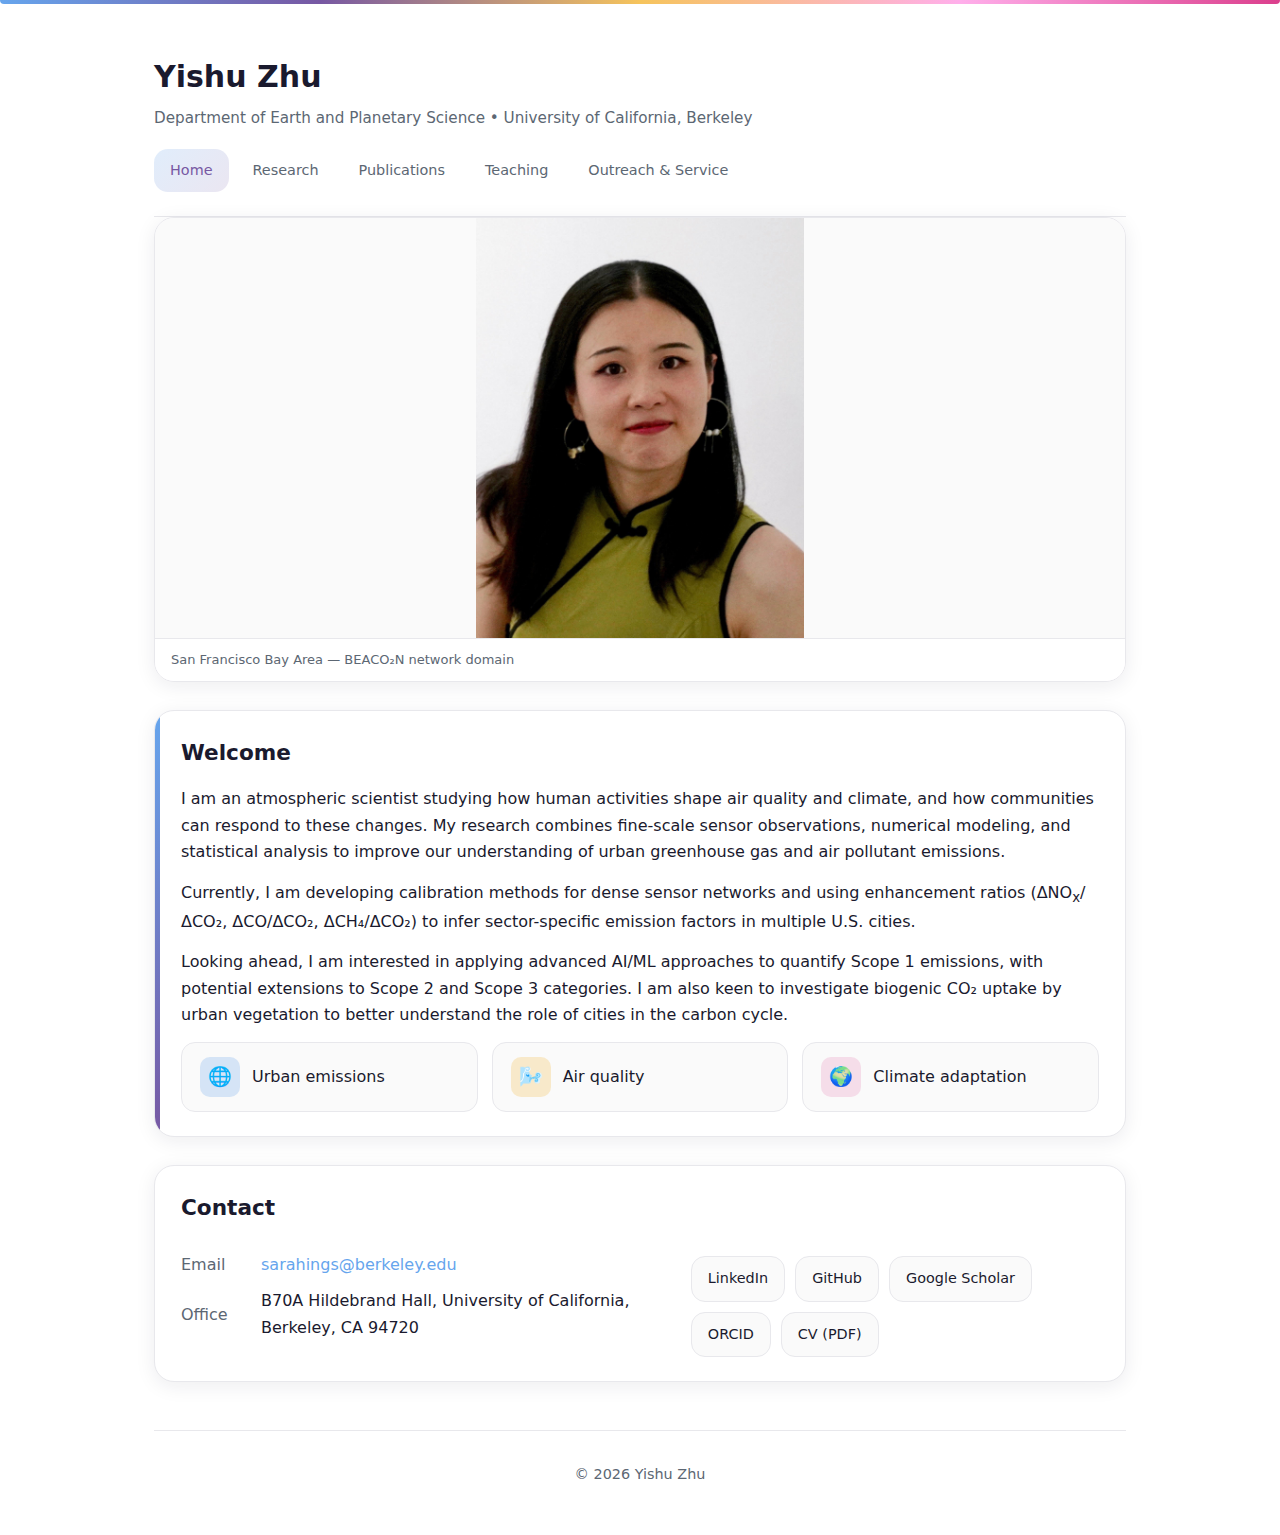
<file: index.html>
<!DOCTYPE html>
<html lang="en">
<head>
  <meta charset="UTF-8">
  <meta name="viewport" content="width=device-width, initial-scale=1.0">
  <title>Yishu Zhu — Academic Homepage</title>
  <link rel="stylesheet" href="styles.css">
  <style>
    main { display: grid; gap: 28px; margin: 0 0 48px; }
    .banner {
      margin: 0 0 28px;
      border-radius: var(--radius-lg);
      overflow: hidden;
      border: 1px solid var(--border);
      box-shadow: var(--shadow);
      background: linear-gradient(135deg, var(--bg-tint) 0%, rgba(255,175,235,0.08) 100%);
    }
    /* Show full image (no cropping) with subtle letterboxing if needed */
    .banner img { display: block; width: 100%; height: auto; max-height: 420px; object-fit: contain; background: var(--bg-soft); }
    .banner figcaption { padding: 10px 16px; font-size: 13px; color: var(--muted); background: var(--card); border-top: 1px solid var(--border); }

    .welcome-card { position: relative; overflow: hidden; }
    .welcome-card::before {
      content: '';
      position: absolute; top: 0; left: 0; width: 5px; height: 100%;
      background: linear-gradient(180deg, var(--primary), var(--secondary));
      border-radius: 4px 0 0 4px;
    }
    .welcome-card p { margin: 0 0 14px; }
    .welcome-card p:last-child { margin-bottom: 0; }

    .interest-grid {
      display: grid;
      grid-template-columns: repeat(auto-fit, minmax(200px, 1fr));
      gap: 14px;
      margin-top: 12px;
    }
    .interest-item {
      display: flex;
      align-items: center;
      gap: 12px;
      padding: 14px 18px;
      border-radius: var(--radius);
      background: var(--bg-soft);
      border: 1px solid var(--border);
      transition: border-color 0.2s, transform 0.05s;
    }
    .interest-item:hover { border-color: var(--primary); }
    .interest-item .icon {
      width: 40px; height: 40px;
      border-radius: 10px;
      display: flex; align-items: center; justify-content: center;
      font-size: 1.2rem;
      flex-shrink: 0;
    }
    .interest-item:nth-child(1) .icon { background: rgba(102,165,237,0.25); color: var(--primary); }
    .interest-item:nth-child(2) .icon { background: rgba(246,196,92,0.3); color: #9a7b1a; }
    .interest-item:nth-child(3) .icon { background: rgba(219,62,140,0.15); color: var(--magenta); }

    .contact-grid { display: grid; grid-template-columns: 1fr; gap: 20px; }
    @media (min-width: 640px) { .contact-grid { grid-template-columns: 1.2fr 1fr; } }
    .contact-list { list-style: none; margin: 0; padding: 0; }
    .contact-list li { margin: 10px 0; display: flex; align-items: center; gap: 10px; }
    .contact-list .label { color: var(--muted); min-width: 70px; }
    .contact-actions { display: flex; flex-wrap: wrap; gap: 10px; margin-top: 14px; }
    .contact-actions a {
      padding: 10px 16px;
      border-radius: var(--radius);
      font-size: 0.9rem;
      font-weight: 500;
      background: var(--bg-soft);
      border: 1px solid var(--border);
      color: var(--ink);
      transition: background 0.2s, border-color 0.2s, color 0.2s;
    }
    .contact-actions a:hover { background: rgba(102,165,237,0.12); border-color: var(--primary); color: var(--primary); text-decoration: none; }
  </style>
</head>
<body>
  <div class="accent-bar"></div>
  <div class="container">
    <header>
      <div class="brand">
        <h1>Yishu Zhu</h1>
        <p>Department of Earth and Planetary Science • University of California, Berkeley</p>
      </div>
      <nav>
        <a href="index.html" aria-current="page">Home</a>
        <a href="research.html">Research</a>
        <a href="publications.html">Publications</a>
        <a href="teaching.html">Teaching</a>
        <a href="service.html">Outreach &amp; Service</a>
      </nav>
    </header>

    <figure class="banner">
      <img src="prp.jpg" alt="San Francisco Bay Area — BEACO₂N network domain">
      <figcaption>San Francisco Bay Area — BEACO₂N network domain</figcaption>
    </figure>

    <main>
      <section class="card welcome-card">
        <h2>Welcome</h2>
        <p>I am an atmospheric scientist studying how human activities shape air quality and climate, and how communities can respond to these changes. My research combines fine-scale sensor observations, numerical modeling, and statistical analysis to improve our understanding of urban greenhouse gas and air pollutant emissions.</p>
        <p>Currently, I am developing calibration methods for dense sensor networks and using enhancement ratios (ΔNO<sub>x</sub>/ΔCO₂, ΔCO/ΔCO₂, ΔCH₄/ΔCO₂) to infer sector-specific emission factors in multiple U.S. cities.</p>
        <p>Looking ahead, I am interested in applying advanced AI/ML approaches to quantify Scope 1 emissions, with potential extensions to Scope 2 and Scope 3 categories. I am also keen to investigate biogenic CO₂ uptake by urban vegetation to better understand the role of cities in the carbon cycle.</p>
        <div class="interest-grid">
          <div class="interest-item">
            <span class="icon" aria-hidden="true">🌐</span>
            <span>Urban emissions</span>
          </div>
          <div class="interest-item">
            <span class="icon" aria-hidden="true">🌬️</span>
            <span>Air quality</span>
          </div>
          <div class="interest-item">
            <span class="icon" aria-hidden="true">🌍</span>
            <span>Climate adaptation</span>
          </div>
        </div>
      </section>

      <section class="card">
        <h2>Contact</h2>
        <div class="contact-grid">
          <ul class="contact-list">
            <li><span class="label">Email</span> <a href="mailto:sarahings@berkeley.edu">sarahings@berkeley.edu</a></li>
            <li><span class="label">Office</span> B70A Hildebrand Hall, University of California, Berkeley, CA 94720</li>
          </ul>
          <div>
            <div class="contact-actions">
              <a href="https://www.linkedin.com/in/yishu-zhu/">LinkedIn</a>
              <a href="https://github.com/yishuzhu">GitHub</a>
              <a href="https://scholar.google.com/citations?user=dFUR9sEAAAAJ">Google Scholar</a>
              <a href="https://orcid.org/0000-0001-9293-1977">ORCID</a>
              <a href="CV2025_Yishu%20Zhu.pdf">CV (PDF)</a>
            </div>
          </div>
        </div>
      </section>
    </main>

    <footer>
      © <span id="y"></span> Yishu Zhu
    </footer>
  </div>
  <script>
    document.getElementById('y').textContent = new Date().getFullYear();
  </script>
  <script type="application/ld+json">
    {"@context":"https://schema.org","@type":"Person","name":"Yishu Zhu","jobTitle":"Ph.D. Candidate","affiliation":{"@type":"Organization","name":"University of California, Berkeley"},"email":"mailto:sarahings@berkeley.edu","url":"https://yishuzhu.github.io/","sameAs":["https://scholar.google.com/citations?user=dFUR9sEAAAAJ","https://orcid.org/0000-0001-9293-1977","https://www.linkedin.com/in/yishu-zhu/","https://github.com/yishuzhu"]}
  </script>
</body>
</html>
</file>
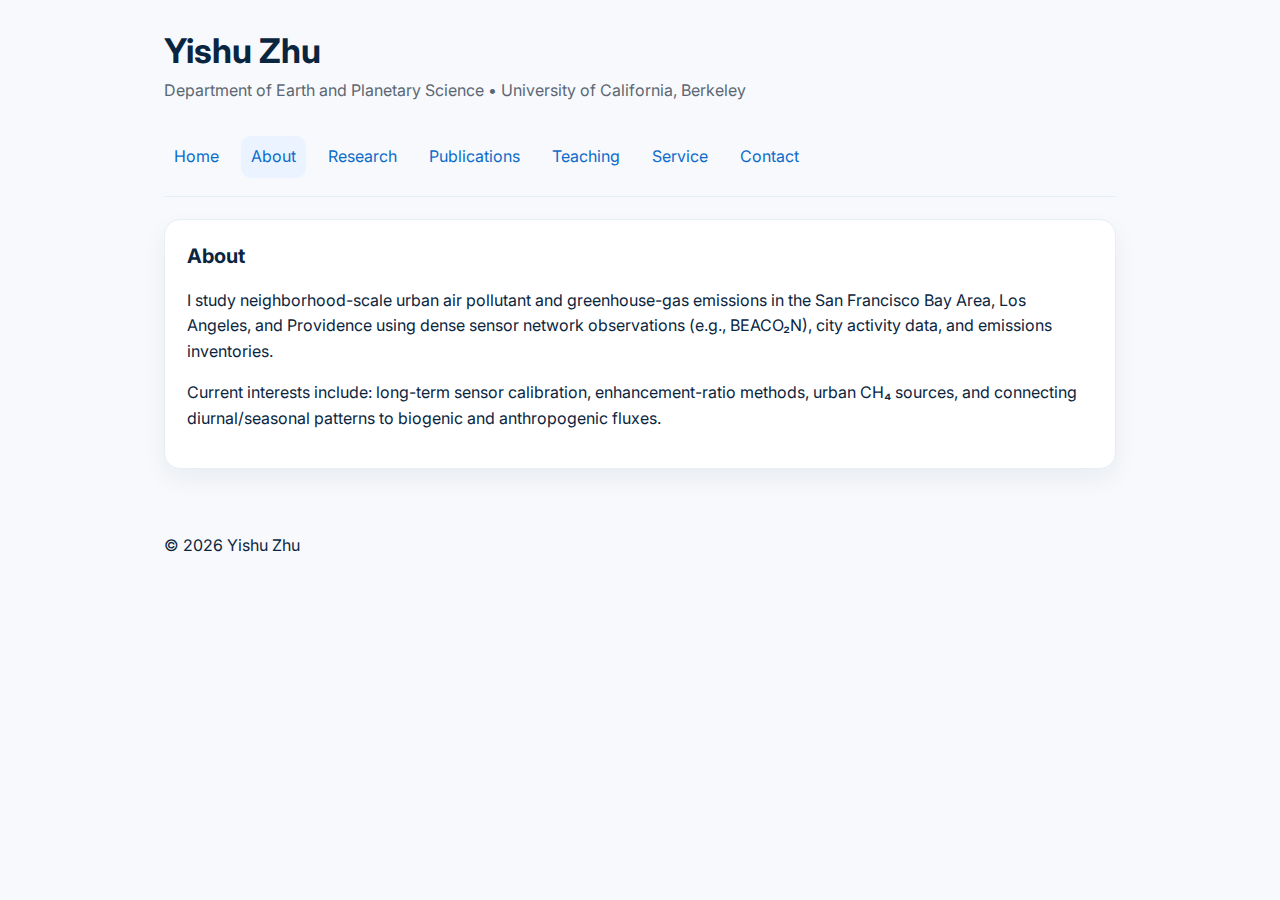
<file: about.html>
<!doctype html>
<html lang="en">
<head>
  <meta charset="utf-8" /><meta name="viewport" content="width=device-width, initial-scale=1" />
  <title>About — Yishu Zhu</title>
  <link rel="preconnect" href="https://fonts.googleapis.com"><link rel="preconnect" href="https://fonts.gstatic.com" crossorigin>
  <link href="https://fonts.googleapis.com/css2?family=Inter:wght@300;400;600;800&display=swap" rel="stylesheet">
  <style>
    :root{--bg:#f7f9fc;--card:#fff;--ink:#0a2540;--muted:#5c6773;--accent:#0b6bcb;--border:#e6eef6}
    *{box-sizing:border-box} html,body{margin:0;padding:0}
    body{font-family:Inter,system-ui,-apple-system,Segoe UI,Roboto,sans-serif;background:var(--bg);color:var(--ink);line-height:1.6}
    a{color:var(--accent);text-decoration:none} a:hover{text-decoration:underline}
    .container{max-width:1000px;margin:0 auto;padding:0 24px}
    header{display:flex;align-items:center;gap:18px;padding:24px 0}
    .brand h1{margin:0;font-size:clamp(24px,4vw,34px)} .brand p{margin:0;color:var(--muted)}
    nav{display:flex;gap:12px;flex-wrap:wrap;padding:8px 0 18px;border-bottom:1px solid var(--border)}
    nav a{padding:8px 10px;border-radius:10px} nav a[aria-current="page"]{background:#eaf3ff}
    main{display:grid;gap:26px;margin:22px 0 64px}
    .card{background:var(--card);border:1px solid var(--border);border-radius:16px;padding:20px 22px;box-shadow:0 10px 24px rgba(10,37,64,.06)}
    h2{margin:0 0 12px;font-size:20px}
  </style>
</head>
<body>
  <div class="container">
    <header>
      <div class="brand">
        <h1><a href="index.html" style="text-decoration:none;color:inherit">Yishu Zhu</a></h1>
        <p>Department of Earth and Planetary Science • University of California, Berkeley</p>
      </div>
    </header>
    <nav>
      <a href="index.html">Home</a>
      <a href="about.html" aria-current="page">About</a>
      <a href="research.html">Research</a>
      <a href="publications.html">Publications</a>
      <a href="teaching.html">Teaching</a>
      <a href="service.html">Service</a>
      <a href="contact.html">Contact</a>
    </nav>

    <main>
      <section class="card">
        <h2>About</h2>
        <p>I study neighborhood-scale urban air pollutant and greenhouse-gas emissions in the San Francisco Bay Area, Los Angeles, and Providence using dense sensor network observations (e.g., BEACO₂N), city activity data, and emissions inventories.</p>
        <p>Current interests include: long-term sensor calibration, enhancement-ratio methods, urban CH₄ sources, and connecting diurnal/seasonal patterns to biogenic and anthropogenic fluxes.</p>
      </section>
    </main>

    <footer>© <span id="y"></span> Yishu Zhu</footer>
  </div>
  <script>document.getElementById('y').textContent=new Date().getFullYear();</script>
</body>
</html>
</file>
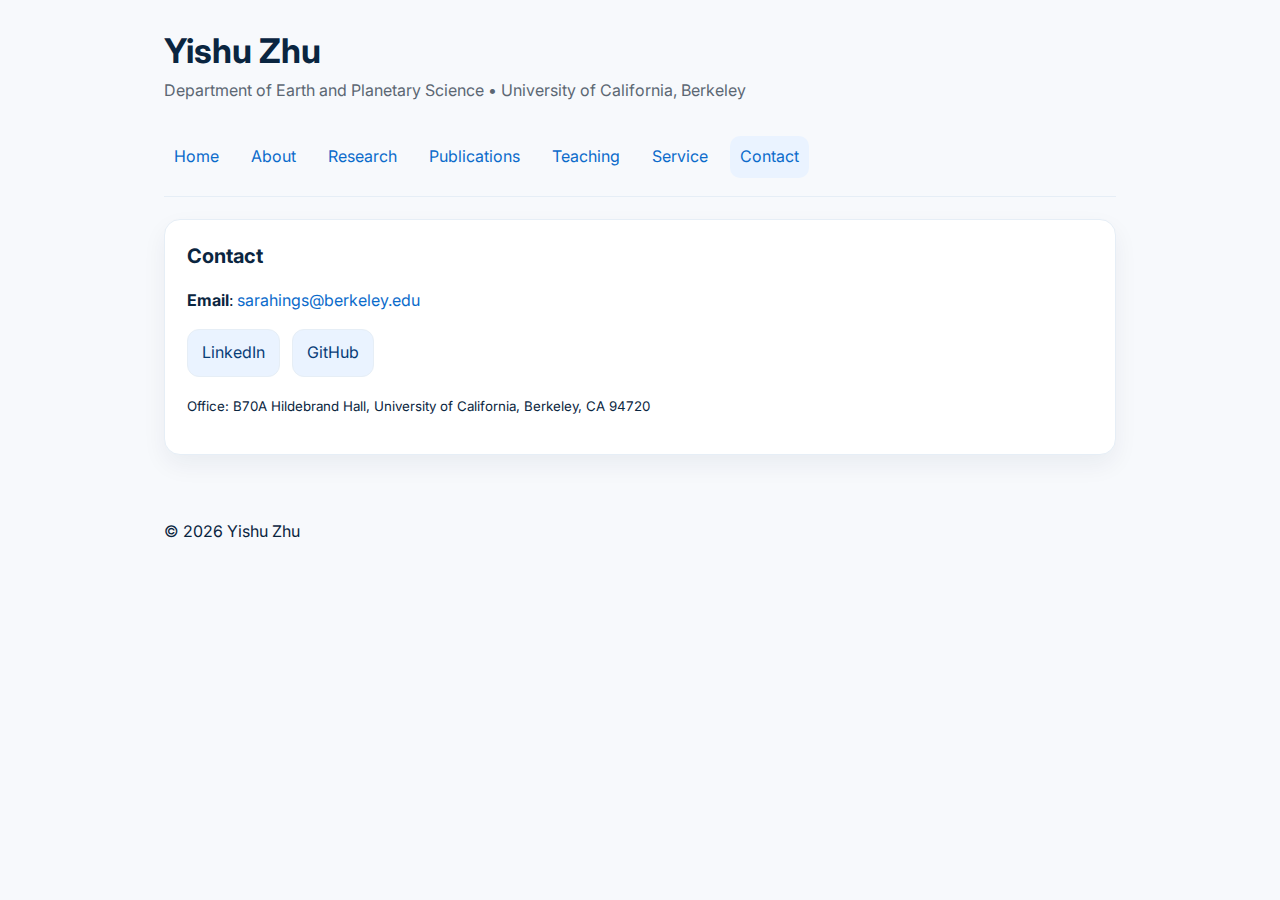
<file: contact.html>
<!doctype html>
<html lang="en">
<head>
  <meta charset="utf-8" /><meta name="viewport" content="width=device-width, initial-scale=1" />
  <title>Contact — Yishu Zhu</title>
  <link rel="preconnect" href="https://fonts.googleapis.com"><link rel="preconnect" href="https://fonts.gstatic.com" crossorigin>
  <link href="https://fonts.googleapis.com/css2?family=Inter:wght@300;400;600;800&display=swap" rel="stylesheet">
  <style>
    :root{--bg:#f7f9fc;--card:#fff;--ink:#0a2540;--muted:#5c6773;--accent:#0b6bcb;--border:#e6eef6}
    *{box-sizing:border-box} html,body{margin:0;padding:0}
    body{font-family:Inter,system-ui,-apple-system,Segoe UI,Roboto,sans-serif;background:var(--bg);color:var(--ink);line-height:1.6}
    a{color:var(--accent);text-decoration:none} a:hover{text-decoration:underline}
    .container{max-width:1000px;margin:0 auto;padding:0 24px}
    header{display:flex;align-items:center;gap:18px;padding:24px 0}
    .brand h1{margin:0;font-size:clamp(24px,4vw,34px)} .brand p{margin:0;color:var(--muted)}
    nav{display:flex;gap:12px;flex-wrap:wrap;padding:8px 0 18px;border-bottom:1px solid var(--border)}
    nav a{padding:8px 10px;border-radius:10px} nav a[aria-current="page"]{background:#eaf3ff}
    main{display:grid;gap:26px;margin:22px 0 64px}
    .card{background:var(--card);border:1px solid var(--border);border-radius:16px;padding:20px 22px;box-shadow:0 10px 24px rgba(10,37,64,.06)}
    h2{margin:0 0 12px;font-size:20px}
    .button{display:inline-block;background:#eaf3ff;border:1px solid var(--border);color:#083d77;padding:10px 14px;border-radius:12px}
  </style>
</head>
<body>
  <div class="container">
    <header>
      <div class="brand">
        <h1><a href="index.html" style="text-decoration:none;color:inherit">Yishu Zhu</a></h1>
        <p>Department of Earth and Planetary Science • University of California, Berkeley</p>
      </div>
    </header>
    <nav>
      <a href="index.html">Home</a>
      <a href="about.html">About</a>
      <a href="research.html">Research</a>
      <a href="publications.html">Publications</a>
      <a href="teaching.html">Teaching</a>
      <a href="service.html">Service</a>
      <a href="contact.html" aria-current="page">Contact</a>
    </nav>

    <main>
      <section class="card">
        <h2>Contact</h2>
        <p><strong>Email</strong>: <a href="mailto:sarahings@berkeley.edu">sarahings@berkeley.edu</a></p>
        <p><a class="button" href="https://www.linkedin.com/in/yishu-zhu/" target="_blank" rel="noopener">LinkedIn</a> &nbsp; <a class="button" href="https://github.com/yishuzhu" target="_blank" rel="noopener">GitHub</a></p>
        <p><small>Office: B70A Hildebrand Hall, University of California, Berkeley, CA 94720</small></p>
      </section>
    </main>

    <footer>© <span id="y"></span> Yishu Zhu</footer>
  </div>
  <script>document.getElementById('y').textContent=new Date().getFullYear();</script>
</body>
</html>
</file>
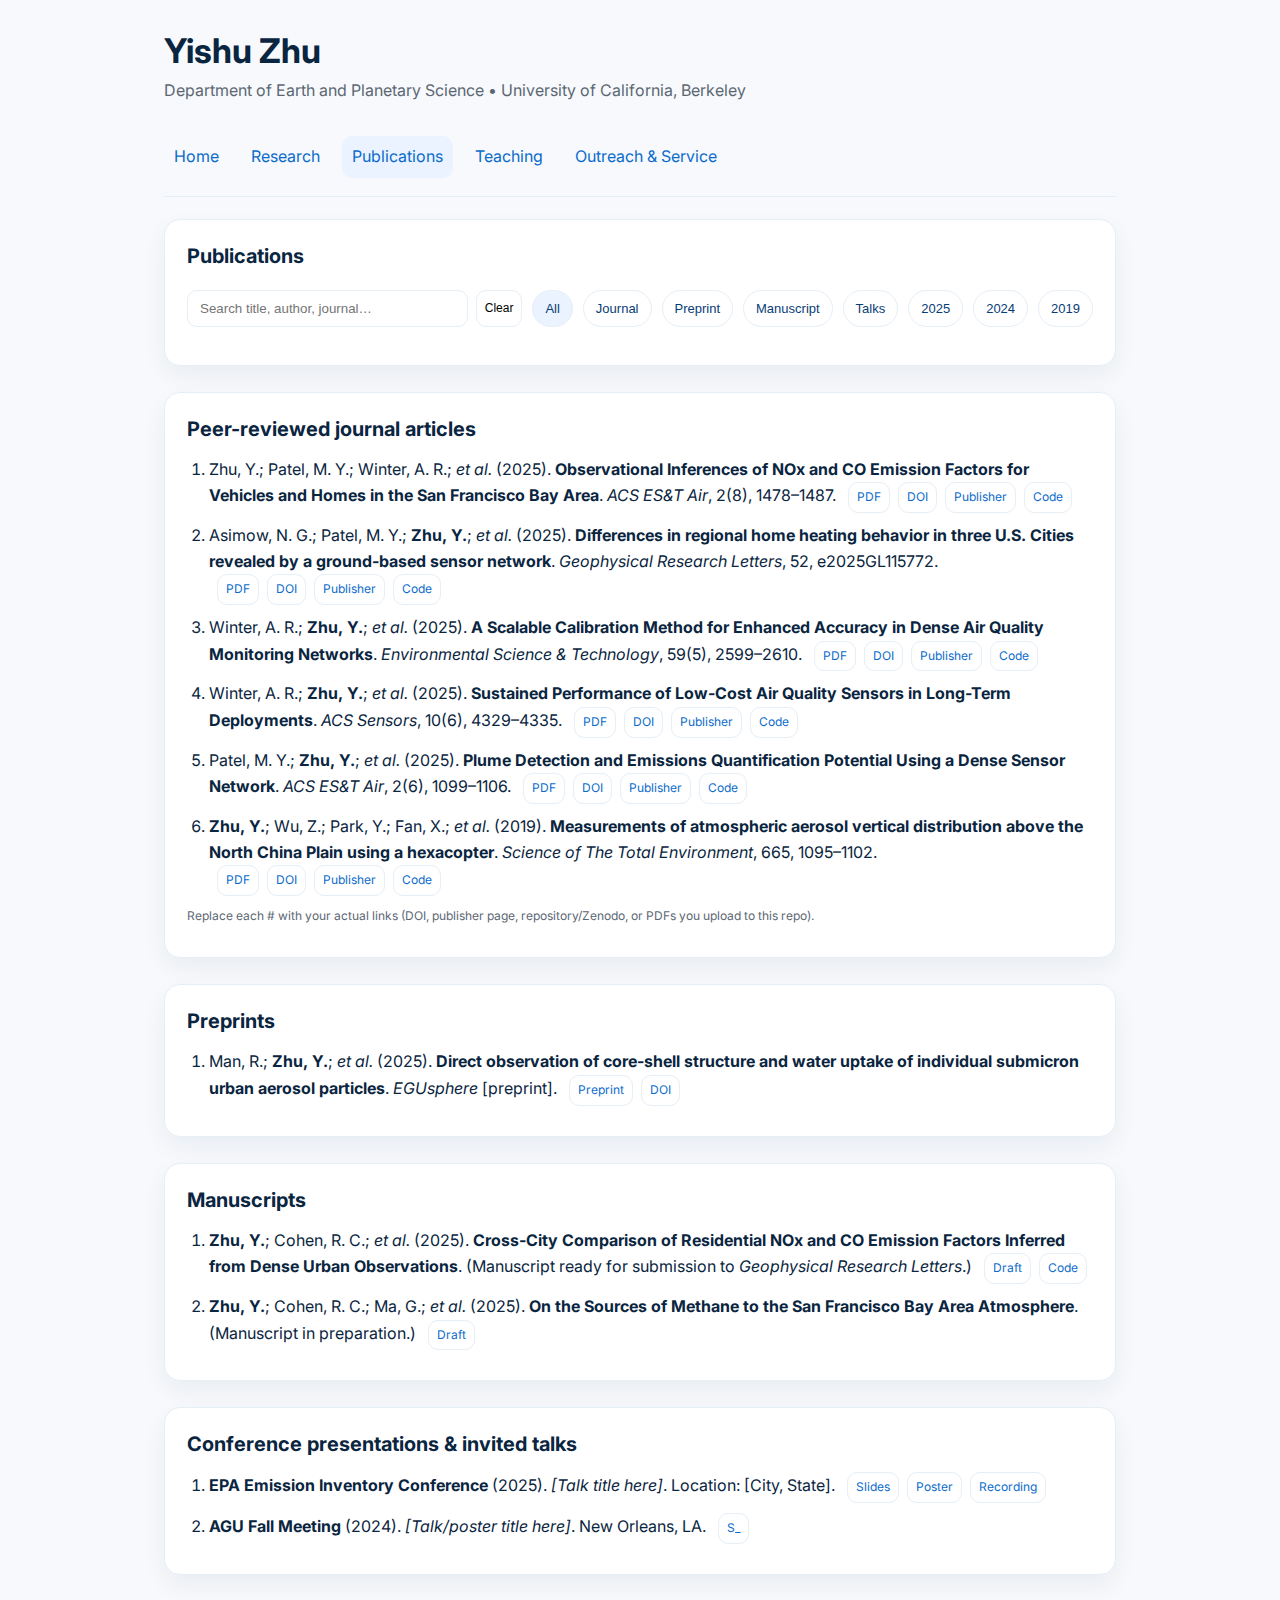
<file: publications.html>
<!doctype html>
<html lang="en">
<head>
  <meta charset="utf-8" /><meta name="viewport" content="width=device-width, initial-scale=1" />
  <title>Publications — Yishu Zhu</title>
  <meta name="description" content="Peer-reviewed papers, preprints, manuscripts, and conference presentations." />
  <link rel="preconnect" href="https://fonts.googleapis.com"><link rel="preconnect" href="https://fonts.gstatic.com" crossorigin>
  <link href="https://fonts.googleapis.com/css2?family=Inter:wght@300;400;600;800&display=swap" rel="stylesheet">
  <style>
    :root{--bg:#f7f9fc;--card:#fff;--ink:#0a2540;--muted:#5c6773;--accent:#0b6bcb;--border:#e6eef6}
    *{box-sizing:border-box} html,body{margin:0;padding:0}
    body{font-family:Inter,system-ui,-apple-system,Segoe UI,Roboto,sans-serif;background:var(--bg);color:var(--ink);line-height:1.6}
    a{color:var(--accent);text-decoration:none} a:hover{text-decoration:underline}
    .container{max-width:1000px;margin:0 auto;padding:0 24px}
    header{display:flex;align-items:center;gap:18px;padding:24px 0}
    .brand h1{margin:0;font-size:clamp(24px,4vw,34px)} .brand p{margin:0;color:var(--muted)}
    nav{display:flex;gap:12px;flex-wrap:wrap;padding:8px 0 18px;border-bottom:1px solid var(--border)}
    nav a{padding:8px 10px;border-radius:10px} nav a[aria-current="page"]{background:#eaf3ff}
    main{display:grid;gap:26px;margin:22px 0 64px}
    .card{background:var(--card);border:1px solid var(--border);border-radius:16px;padding:20px 22px;box-shadow:0 10px 24px rgba(10,37,64,.06)}
    .controls{display:flex;gap:10px;flex-wrap:wrap;margin:18px 0}
    .search{flex:1 1 280px;display:flex;gap:8px}
    .search input{flex:1;border:1px solid var(--border);border-radius:10px;padding:10px 12px;background:#fff}
    .chip{border:1px solid var(--border);background:#fff;border-radius:999px;padding:8px 12px;font-size:13px;color:#083d77;cursor:pointer}
    .chip[aria-pressed="true"]{background:#eaf3ff}
    ol{margin:0;padding-left:22px} li{margin:10px 0}
    .actions{display:inline-flex;gap:8px;margin-left:8px;flex-wrap:wrap}
    .btn{border:1px solid var(--border);background:#fff;border-radius:10px;padding:3px 8px;font-size:12px;line-height:1.9}
    .hint{font-size:12px;color:var(--muted);margin-top:8px}
    h2{margin:0 0 12px;font-size:20px}
  </style>
</head>
<body>
  <div class="container">
    <header>
      <div class="brand">
        <h1><a href="index.html" style="text-decoration:none;color:inherit">Yishu Zhu</a></h1>
        <p>Department of Earth and Planetary Science • University of California, Berkeley</p>
      </div>
    </header>
    <nav>
      <a href="index.html">Home</a>
      <a href="research.html">Research</a>
      <a href="publications.html" aria-current="page">Publications</a>
      <a href="teaching.html">Teaching</a>
      <a href="service.html">Outreach &amp; Service</a>
    </nav>

    <main>
      <section class="card">
        <h2>Publications</h2>
        <div class="controls" role="toolbar" aria-label="Filters">
          <div class="search">
            <input id="q" type="search" placeholder="Search title, author, journal…" aria-label="Search publications" />
            <button class="btn" id="clear">Clear</button>
          </div>
          <button class="chip" data-filter="all" aria-pressed="true">All</button>
          <button class="chip" data-filter="journal">Journal</button>
          <button class="chip" data-filter="preprint">Preprint</button>
          <button class="chip" data-filter="manuscript">Manuscript</button>
          <button class="chip" data-filter="talk">Talks</button>
          <button class="chip" data-year="2025">2025</button>
          <button class="chip" data-year="2024">2024</button>
          <button class="chip" data-year="2019">2019</button>
        </div>
      </section>

      <section class="card">
        <h2>Peer-reviewed journal articles</h2>
        <ol id="list-journal">
          <li data-type="journal" data-year="2025">Zhu, Y.; Patel, M. Y.; Winter, A. R.; <em>et al.</em> (2025). <strong>Observational Inferences of NOx and CO Emission Factors for Vehicles and Homes in the San Francisco Bay Area</strong>. <em>ACS ES&T Air</em>, 2(8), 1478–1487.
            <span class="actions">
              <a class="btn" href="#" target="_blank" rel="noopener">PDF</a>
              <a class="btn" href="#" target="_blank" rel="noopener">DOI</a>
              <a class="btn" href="#" target="_blank" rel="noopener">Publisher</a>
              <a class="btn" href="#" target="_blank" rel="noopener">Code</a>
            </span>
          </li>
          <li data-type="journal" data-year="2025">Asimow, N. G.; Patel, M. Y.; <strong>Zhu, Y.</strong>; <em>et al.</em> (2025). <strong>Differences in regional home heating behavior in three U.S. Cities revealed by a ground-based sensor network</strong>. <em>Geophysical Research Letters</em>, 52, e2025GL115772.
            <span class="actions"><a class="btn" href="#" target="_blank">PDF</a><a class="btn" href="#" target="_blank">DOI</a><a class="btn" href="#" target="_blank">Publisher</a><a class="btn" href="#" target="_blank">Code</a></span>
          </li>
          <li data-type="journal" data-year="2025">Winter, A. R.; <strong>Zhu, Y.</strong>; <em>et al.</em> (2025). <strong>A Scalable Calibration Method for Enhanced Accuracy in Dense Air Quality Monitoring Networks</strong>. <em>Environmental Science & Technology</em>, 59(5), 2599–2610.
            <span class="actions"><a class="btn" href="#" target="_blank">PDF</a><a class="btn" href="#" target="_blank">DOI</a><a class="btn" href="#" target="_blank">Publisher</a><a class="btn" href="#" target="_blank">Code</a></span>
          </li>
          <li data-type="journal" data-year="2025">Winter, A. R.; <strong>Zhu, Y.</strong>; <em>et al.</em> (2025). <strong>Sustained Performance of Low-Cost Air Quality Sensors in Long-Term Deployments</strong>. <em>ACS Sensors</em>, 10(6), 4329–4335.
            <span class="actions"><a class="btn" href="#" target="_blank">PDF</a><a class="btn" href="#" target="_blank">DOI</a><a class="btn" href="#" target="_blank">Publisher</a><a class="btn" href="#" target="_blank">Code</a></span>
          </li>
          <li data-type="journal" data-year="2025">Patel, M. Y.; <strong>Zhu, Y.</strong>; <em>et al.</em> (2025). <strong>Plume Detection and Emissions Quantification Potential Using a Dense Sensor Network</strong>. <em>ACS ES&T Air</em>, 2(6), 1099–1106.
            <span class="actions"><a class="btn" href="#" target="_blank">PDF</a><a class="btn" href="#" target="_blank">DOI</a><a class="btn" href="#" target="_blank">Publisher</a><a class="btn" href="#" target="_blank">Code</a></span>
          </li>
          <li data-type="journal" data-year="2019"><strong>Zhu, Y.</strong>; Wu, Z.; Park, Y.; Fan, X.; <em>et al.</em> (2019). <strong>Measurements of atmospheric aerosol vertical distribution above the North China Plain using a hexacopter</strong>. <em>Science of The Total Environment</em>, 665, 1095–1102.
            <span class="actions"><a class="btn" href="#" target="_blank">PDF</a><a class="btn" href="#" target="_blank">DOI</a><a class="btn" href="#" target="_blank">Publisher</a><a class="btn" href="#" target="_blank">Code</a></span>
          </li>
        </ol>
        <p class="hint">Replace each # with your actual links (DOI, publisher page, repository/Zenodo, or PDFs you upload to this repo).</p>
      </section>

      <section class="card">
        <h2>Preprints</h2>
        <ol id="list-preprint">
          <li data-type="preprint" data-year="2025">Man, R.; <strong>Zhu, Y.</strong>; <em>et al.</em> (2025). <strong>Direct observation of core-shell structure and water uptake of individual submicron urban aerosol particles</strong>. <em>EGUsphere</em> [preprint].
            <span class="actions"><a class="btn" href="#" target="_blank">Preprint</a><a class="btn" href="#" target="_blank">DOI</a></span>
          </li>
        </ol>
      </section>

      <section class="card">
        <h2>Manuscripts</h2>
        <ol id="list-manuscript">
          <li data-type="manuscript" data-year="2025"><strong>Zhu, Y.</strong>; Cohen, R. C.; <em>et al.</em> (2025). <strong>Cross-City Comparison of Residential NOx and CO Emission Factors Inferred from Dense Urban Observations</strong>. (Manuscript ready for submission to <em>Geophysical Research Letters</em>.)
            <span class="actions"><a class="btn" href="#" target="_blank">Draft</a><a class="btn" href="#" target="_blank">Code</a></span>
          </li>
          <li data-type="manuscript" data-year="2025"><strong>Zhu, Y.</strong>; Cohen, R. C.; Ma, G.; <em>et al.</em> (2025). <strong>On the Sources of Methane to the San Francisco Bay Area Atmosphere</strong>. (Manuscript in preparation.)
            <span class="actions"><a class="btn" href="#" target="_blank">Draft</a></span>
          </li>
        </ol>
      </section>

      <section class="card">
        <h2>Conference presentations & invited talks</h2>
        <ol id="list-talks">
          <li data-type="talk" data-year="2025"><strong>EPA Emission Inventory Conference</strong> (2025). <em>[Talk title here]</em>. Location: [City, State].
            <span class="actions"><a class="btn" href="#" target="_blank">Slides</a><a class="btn" href="#" target="_blank">Poster</a><a class="btn" href="#" target="_blank">Recording</a></span>
          </li>
          <li data-type="talk" data-year="2024"><strong>AGU Fall Meeting</strong> (2024). <em>[Talk/poster title here]</em>. New Orleans, LA.
            <span class="actions"><a class="btn" href="#" target="_blank">S_
</file>
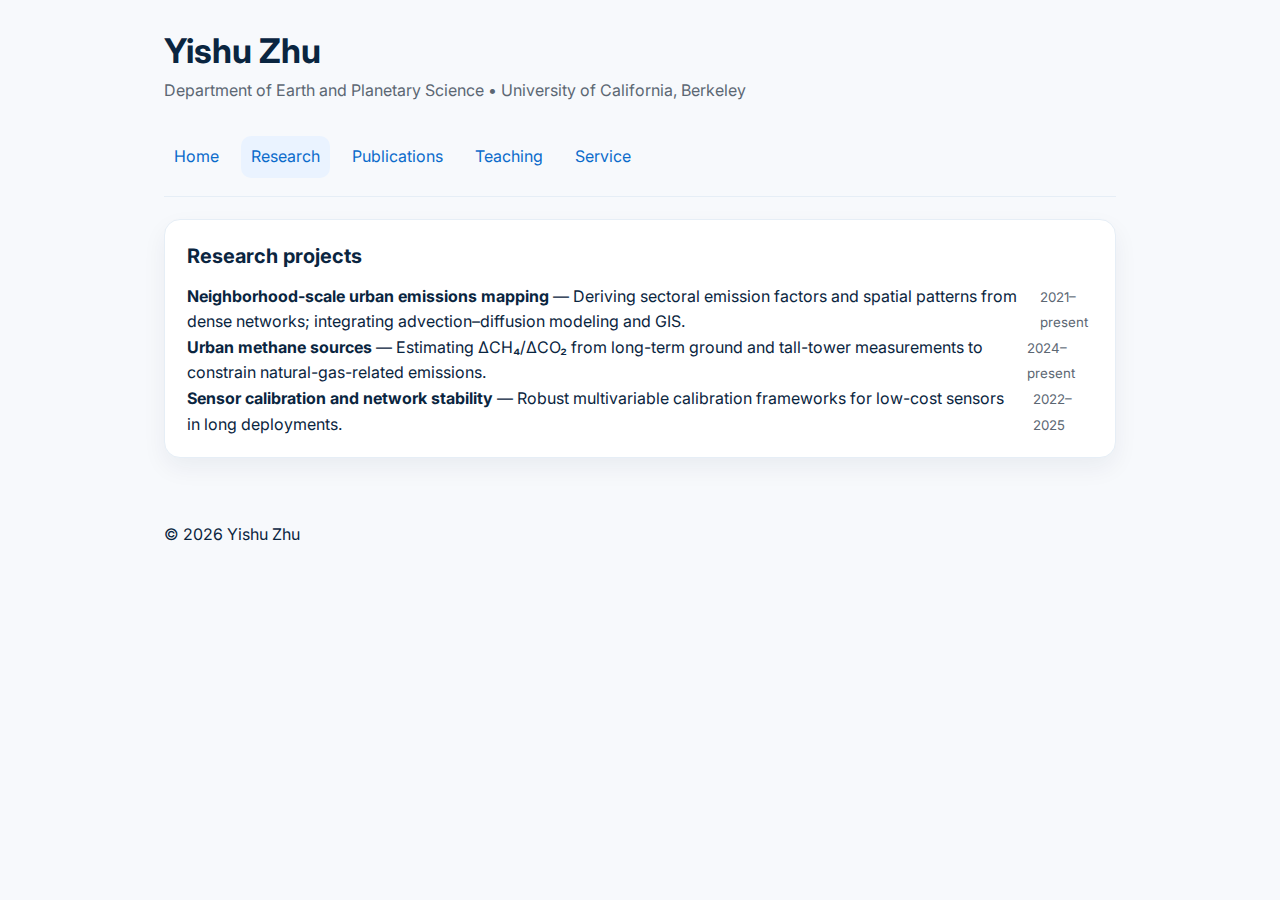
<file: research.html>
<!doctype html>
<html lang="en">
<head>
  <meta charset="utf-8" /><meta name="viewport" content="width=device-width, initial-scale=1" />
  <title>Research — Yishu Zhu</title>
  <link rel="preconnect" href="https://fonts.googleapis.com"><link rel="preconnect" href="https://fonts.gstatic.com" crossorigin>
  <link href="https://fonts.googleapis.com/css2?family=Inter:wght@300;400;600;800&display=swap" rel="stylesheet">
  <style>
    :root{--bg:#f7f9fc;--card:#fff;--ink:#0a2540;--muted:#5c6773;--accent:#0b6bcb;--border:#e6eef6}
    *{box-sizing:border-box} html,body{margin:0;padding:0}
    body{font-family:Inter,system-ui,-apple-system,Segoe UI,Roboto,sans-serif;background:var(--bg);color:var(--ink);line-height:1.6}
    a{color:var(--accent);text-decoration:none} a:hover{text-decoration:underline}
    .container{max-width:1000px;margin:0 auto;padding:0 24px}
    header{display:flex;align-items:center;gap:18px;padding:24px 0}
    .brand h1{margin:0;font-size:clamp(24px,4vw,34px)} .brand p{margin:0;color:var(--muted)}
    nav{display:flex;gap:12px;flex-wrap:wrap;padding:8px 0 18px;border-bottom:1px solid var(--border)}
    nav a{padding:8px 10px;border-radius:10px} nav a[aria-current="page"]{background:#eaf3ff}
    main{display:grid;gap:26px;margin:22px 0 64px}
    .card{background:var(--card);border:1px solid var(--border);border-radius:16px;padding:20px 22px;box-shadow:0 10px 24px rgba(10,37,64,.06)}
    .item{display:flex;justify-content:space-between;gap:14px} .item small{color:var(--muted)}
    h2{margin:0 0 12px;font-size:20px}
  </style>
</head>
<body>
  <div class="container">
    <header>
      <div class="brand">
        <h1><a href="index.html" style="text-decoration:none;color:inherit">Yishu Zhu</a></h1>
        <p>Department of Earth and Planetary Science • University of California, Berkeley</p>
      </div>
    </header>
    <nav>
      <a href="index.html">Home</a>
      <a href="research.html" aria-current="page">Research</a>
      <a href="publications.html">Publications</a>
      <a href="teaching.html">Teaching</a>
      <a href="service.html">Service</a>
    </nav>

    <main>
      <section class="card">
        <h2>Research projects</h2>
        <div class="item"><div>
          <strong>Neighborhood-scale urban emissions mapping</strong> — Deriving sectoral emission factors and spatial patterns from dense networks; integrating advection–diffusion modeling and GIS.
        </div><div><small>2021–present</small></div></div>

        <div class="item"><div>
          <strong>Urban methane sources</strong> — Estimating ΔCH₄/ΔCO₂ from long-term ground and tall-tower measurements to constrain natural-gas-related emissions.
        </div><div><small>2024–present</small></div></div>

        <div class="item"><div>
          <strong>Sensor calibration and network stability</strong> — Robust multivariable calibration frameworks for low-cost sensors in long deployments.
        </div><div><small>2022–2025</small></div></div>
      </section>
    </main>

    <footer>© <span id="y"></span> Yishu Zhu</footer>
  </div>
  <script>document.getElementById('y').textContent=new Date().getFullYear();</script>
</body>
</html>
</file>
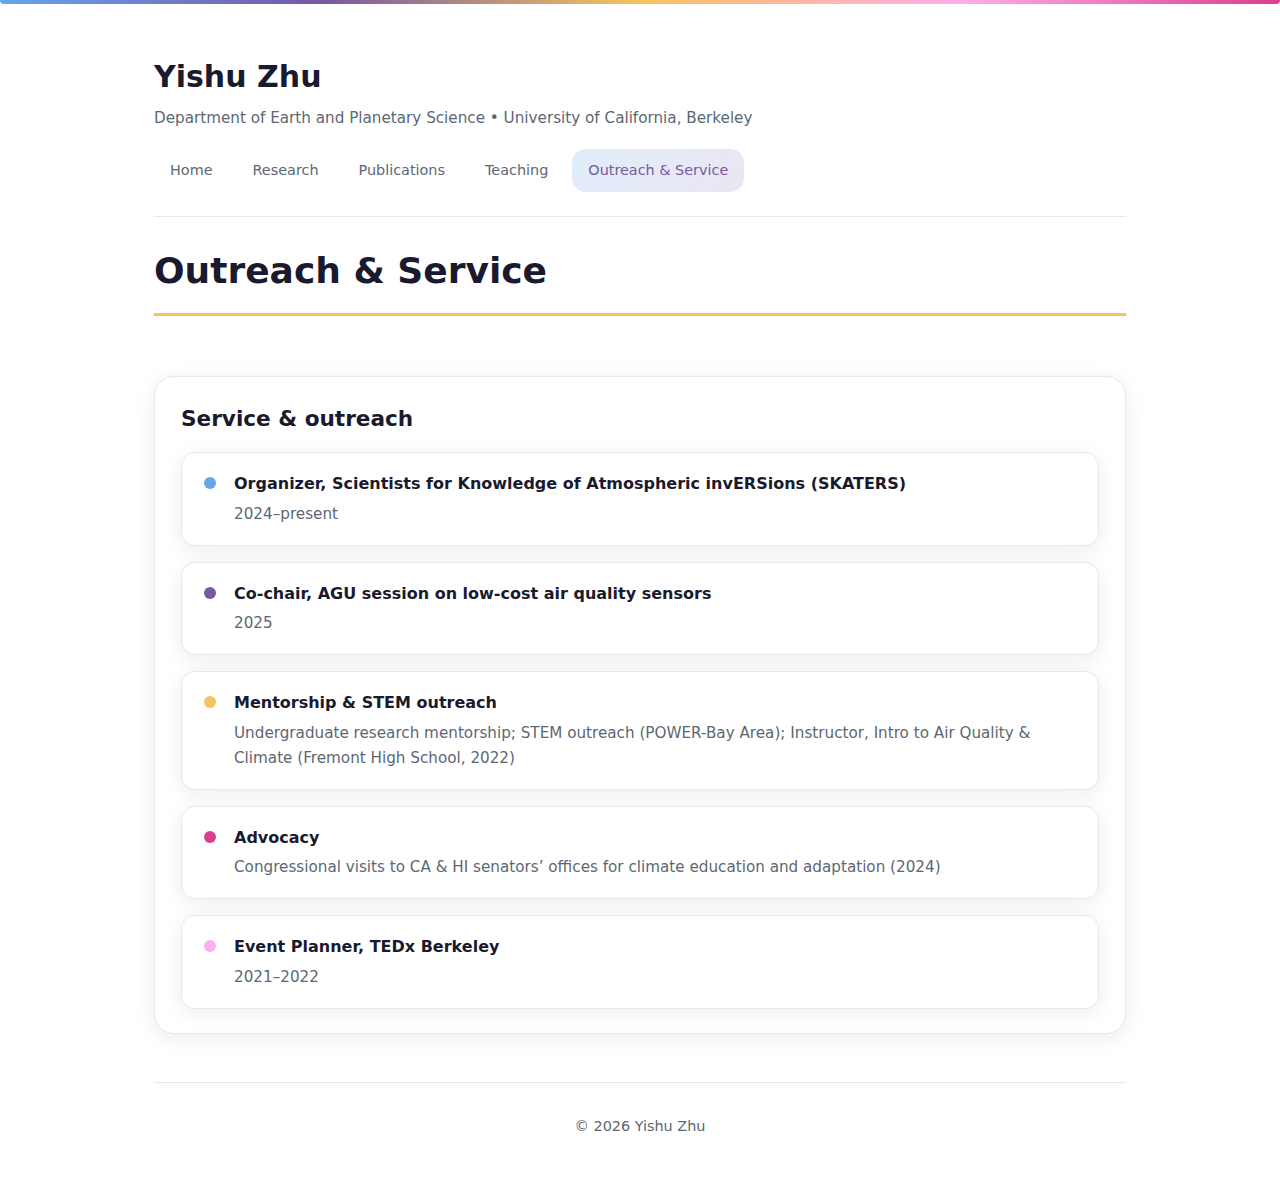
<file: service.html>
<!DOCTYPE html>
<html lang="en">
<head>
  <meta charset="UTF-8">
  <meta name="viewport" content="width=device-width, initial-scale=1.0">
  <title>Outreach &amp; Service — Yishu Zhu</title>
  <link rel="stylesheet" href="styles.css">
  <style>
    main { display: grid; gap: 28px; margin: 0 0 48px; }
    .page-title { margin-top: 24px; }
    .service-grid { display: grid; gap: 16px; }
    .service-item {
      display: flex;
      gap: 18px;
      align-items: flex-start;
      padding: 18px 22px;
      background: var(--card);
      border: 1px solid var(--border);
      border-radius: var(--radius);
      box-shadow: var(--shadow);
      transition: border-color 0.2s, box-shadow 0.2s;
    }
    .service-item:hover { border-color: rgba(119,88,163,0.35); box-shadow: var(--shadow-hover); }
    .service-item .dot {
      width: 12px; height: 12px;
      border-radius: 50%;
      flex-shrink: 0;
      margin-top: 6px;
    }
    .service-item:nth-child(1) .dot { background: var(--primary); }
    .service-item:nth-child(2) .dot { background: var(--secondary); }
    .service-item:nth-child(3) .dot { background: var(--gold); }
    .service-item:nth-child(4) .dot { background: var(--magenta); }
    .service-item:nth-child(5) .dot { background: var(--pink); }
    .service-item .title { font-weight: 600; color: var(--ink); margin-bottom: 4px; }
    .service-item .desc { color: var(--muted); font-size: 0.95rem; margin: 0; }
  </style>
</head>
<body>
  <div class="accent-bar"></div>
  <div class="container">
    <header>
      <div class="brand">
        <h1>Yishu Zhu</h1>
        <p>Department of Earth and Planetary Science • University of California, Berkeley</p>
      </div>
      <nav>
        <a href="index.html">Home</a>
        <a href="research.html">Research</a>
        <a href="publications.html">Publications</a>
        <a href="teaching.html">Teaching</a>
        <a href="service.html" aria-current="page">Outreach &amp; Service</a>
      </nav>
    </header>

    <main>
      <h1 class="page-title">Outreach &amp; Service</h1>

      <section class="card">
        <h2>Service &amp; outreach</h2>
        <div class="service-grid">
          <div class="service-item">
            <span class="dot" aria-hidden="true"></span>
            <div>
              <div class="title">Organizer, Scientists for Knowledge of Atmospheric invERSions (SKATERS)</div>
              <p class="desc">2024–present</p>
            </div>
          </div>
          <div class="service-item">
            <span class="dot" aria-hidden="true"></span>
            <div>
              <div class="title">Co-chair, AGU session on low-cost air quality sensors</div>
              <p class="desc">2025</p>
            </div>
          </div>
          <div class="service-item">
            <span class="dot" aria-hidden="true"></span>
            <div>
              <div class="title">Mentorship &amp; STEM outreach</div>
              <p class="desc">Undergraduate research mentorship; STEM outreach (POWER-Bay Area); Instructor, Intro to Air Quality &amp; Climate (Fremont High School, 2022)</p>
            </div>
          </div>
          <div class="service-item">
            <span class="dot" aria-hidden="true"></span>
            <div>
              <div class="title">Advocacy</div>
              <p class="desc">Congressional visits to CA &amp; HI senators’ offices for climate education and adaptation (2024)</p>
            </div>
          </div>
          <div class="service-item">
            <span class="dot" aria-hidden="true"></span>
            <div>
              <div class="title">Event Planner, TEDx Berkeley</div>
              <p class="desc">2021–2022</p>
            </div>
          </div>
        </div>
      </section>
    </main>

    <footer>
      © <span id="y"></span> Yishu Zhu
    </footer>
  </div>
  <script>document.getElementById('y').textContent = new Date().getFullYear();</script>
</body>
</html>
</file>
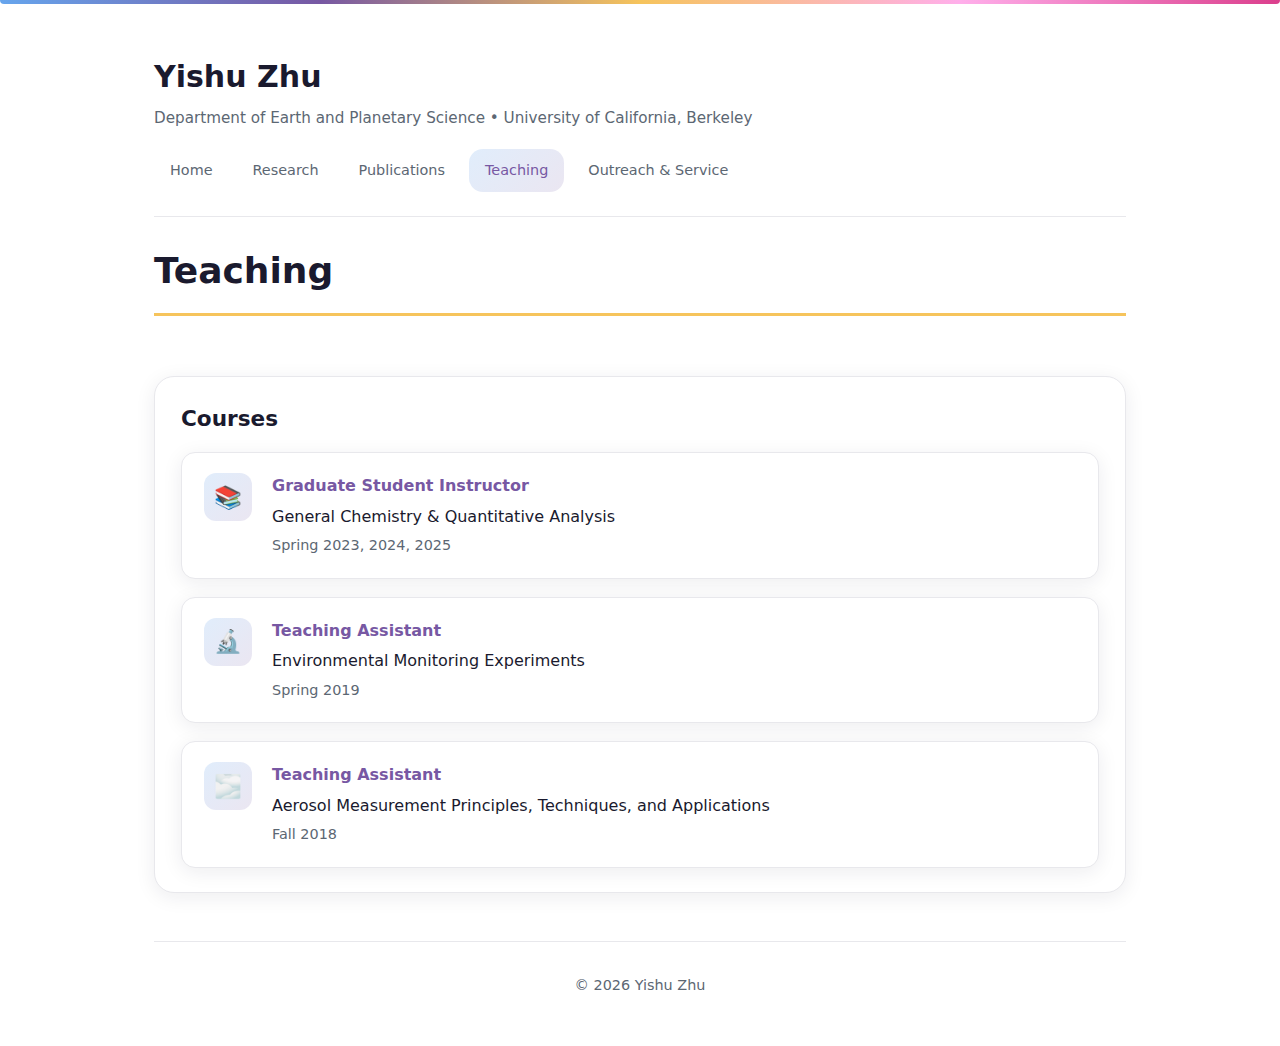
<file: teaching.html>
<!DOCTYPE html>
<html lang="en">
<head>
  <meta charset="UTF-8">
  <meta name="viewport" content="width=device-width, initial-scale=1.0">
  <title>Teaching — Yishu Zhu</title>
  <link rel="stylesheet" href="styles.css">
  <style>
    main { display: grid; gap: 28px; margin: 0 0 48px; }
    .page-title { margin-top: 24px; }
    .teaching-list { display: grid; gap: 18px; list-style: none; margin: 0; padding: 0; }
    .teaching-list li {
      display: flex;
      gap: 20px;
      align-items: flex-start;
      padding: 20px 22px;
      background: var(--card);
      border: 1px solid var(--border);
      border-radius: var(--radius);
      box-shadow: var(--shadow);
      transition: border-color 0.2s, box-shadow 0.2s;
    }
    .teaching-list li:hover { border-color: rgba(102,165,237,0.4); box-shadow: var(--shadow-hover); }
    .teaching-list .icon {
      width: 48px; height: 48px;
      border-radius: 12px;
      background: linear-gradient(135deg, rgba(102,165,237,0.2), rgba(119,88,163,0.15));
      display: flex; align-items: center; justify-content: center;
      font-size: 1.4rem;
      flex-shrink: 0;
    }
    .teaching-list .role { font-weight: 600; color: var(--secondary); margin-bottom: 4px; }
    .teaching-list .course { color: var(--ink); }
    .teaching-list .term { color: var(--muted); font-size: 0.9rem; margin-top: 4px; }
  </style>
</head>
<body>
  <div class="accent-bar"></div>
  <div class="container">
    <header>
      <div class="brand">
        <h1>Yishu Zhu</h1>
        <p>Department of Earth and Planetary Science • University of California, Berkeley</p>
      </div>
      <nav>
        <a href="index.html">Home</a>
        <a href="research.html">Research</a>
        <a href="publications.html">Publications</a>
        <a href="teaching.html" aria-current="page">Teaching</a>
        <a href="service.html">Outreach &amp; Service</a>
      </nav>
    </header>

    <main>
      <h1 class="page-title">Teaching</h1>

      <section class="card">
        <h2>Courses</h2>
        <ul class="teaching-list">
          <li>
            <span class="icon" aria-hidden="true">📚</span>
            <div>
              <div class="role">Graduate Student Instructor</div>
              <div class="course">General Chemistry &amp; Quantitative Analysis</div>
              <div class="term">Spring 2023, 2024, 2025</div>
            </div>
          </li>
          <li>
            <span class="icon" aria-hidden="true">🔬</span>
            <div>
              <div class="role">Teaching Assistant</div>
              <div class="course">Environmental Monitoring Experiments</div>
              <div class="term">Spring 2019</div>
            </div>
          </li>
          <li>
            <span class="icon" aria-hidden="true">🌫️</span>
            <div>
              <div class="role">Teaching Assistant</div>
              <div class="course">Aerosol Measurement Principles, Techniques, and Applications</div>
              <div class="term">Fall 2018</div>
            </div>
          </li>
        </ul>
      </section>
    </main>

    <footer>
      © <span id="y"></span> Yishu Zhu
    </footer>
  </div>
  <script>document.getElementById('y').textContent = new Date().getFullYear();</script>
</body>
</html>
</file>
<file: styles.css>
/* Yishu Zhu — Personal site theme
   White theme + palette: #66A5ED, #7758A3, #F6C45C, #FFAFEB, #DB3E8C */
:root {
  --bg: #ffffff;
  --bg-soft: #fafafa;
  --bg-tint: #f8f6fc;
  --card: #ffffff;
  --ink: #1a1a2e;
  --muted: #5c6773;
  --border: #e8e8ec;
  --primary: #66A5ED;
  --secondary: #7758A3;
  --gold: #F6C45C;
  --pink: #FFAFEB;
  --magenta: #DB3E8C;
  --shadow: 0 4px 20px rgba(26, 26, 46, 0.08);
  --shadow-hover: 0 8px 30px rgba(102, 165, 237, 0.15);
  --radius: 14px;
  --radius-lg: 20px;
}

* { box-sizing: border-box; }
html, body { margin: 0; padding: 0; }
html { scroll-behavior: smooth; }
body {
  font-family: 'Inter', system-ui, -apple-system, 'Segoe UI', Roboto, sans-serif;
  background: var(--bg);
  color: var(--ink);
  line-height: 1.65;
}

a { color: var(--primary); text-decoration: none; }
a:hover { color: var(--magenta); text-decoration: underline; }

.container { max-width: 1020px; margin: 0 auto; padding: 0 24px; }

/* Header & nav */
header {
  display: flex;
  align-items: center;
  justify-content: space-between;
  flex-wrap: wrap;
  gap: 18px;
  padding: 24px 0;
  border-bottom: 1px solid var(--border);
  background: var(--card);
}
.brand h1 { margin: 0; font-size: clamp(22px, 3.5vw, 30px); font-weight: 700; color: var(--ink); }
.brand p { margin: 4px 0 0; color: var(--muted); font-size: 0.95rem; }
nav { display: flex; gap: 8px; flex-wrap: wrap; }
nav a {
  padding: 10px 16px;
  border-radius: var(--radius);
  font-size: 0.9rem;
  font-weight: 500;
  color: var(--muted);
  transition: background 0.2s, color 0.2s;
}
nav a:hover { background: var(--bg-soft); color: var(--primary); }
nav a[aria-current="page"] { background: linear-gradient(135deg, rgba(102,165,237,0.2), rgba(119,88,163,0.15)); color: var(--secondary); }

/* Cards */
.card {
  background: var(--card);
  border: 1px solid var(--border);
  border-radius: var(--radius-lg);
  padding: 24px 26px;
  box-shadow: var(--shadow);
  transition: box-shadow 0.25s, border-color 0.25s;
}
.card:hover { box-shadow: var(--shadow-hover); border-color: rgba(102,165,237,0.25); }
h2 { margin: 0 0 16px; font-size: 1.35rem; font-weight: 700; color: var(--ink); }
h3 { margin: 0 0 8px; font-size: 1.1rem; font-weight: 600; color: var(--secondary); }

/* Buttons & badges */
.button {
  display: inline-block;
  background: linear-gradient(135deg, var(--primary), var(--secondary));
  color: #fff !important;
  padding: 10px 18px;
  border-radius: var(--radius);
  font-weight: 500;
  transition: opacity 0.2s, transform 0.05s;
}
.button:hover { opacity: 0.9; text-decoration: none; }
.badges { display: flex; flex-wrap: wrap; gap: 10px; margin-top: 10px; }
.badge {
  padding: 6px 12px;
  border-radius: 999px;
  font-size: 12px;
  font-weight: 500;
  background: var(--bg-soft);
  color: var(--muted);
  border: 1px solid var(--border);
}
.badge-gold { background: rgba(246,196,92,0.25); color: #8b6914; border-color: rgba(246,196,92,0.5); }
.badge-pink { background: rgba(255,175,235,0.3); color: #a63d7a; border-color: rgba(255,175,235,0.5); }
.badge-primary { background: rgba(102,165,237,0.2); color: var(--primary); border-color: rgba(102,165,237,0.4); }

/* Footer */
footer {
  color: var(--muted);
  text-align: center;
  padding: 32px 0 48px;
  border-top: 1px solid var(--border);
  margin-top: 48px;
  font-size: 0.9rem;
}

/* Page title */
.page-title {
  font-size: clamp(1.75rem, 4vw, 2.25rem);
  font-weight: 700;
  margin: 28px 0 32px;
  color: var(--ink);
  padding-bottom: 12px;
  border-bottom: 3px solid var(--gold);
  display: inline-block;
}

/* Gradient accent bar */
.accent-bar {
  height: 4px;
  background: linear-gradient(90deg, var(--primary), var(--secondary), var(--gold), var(--pink), var(--magenta));
  border-radius: 0 0 4px 4px;
  margin-bottom: 24px;
}
</file>
